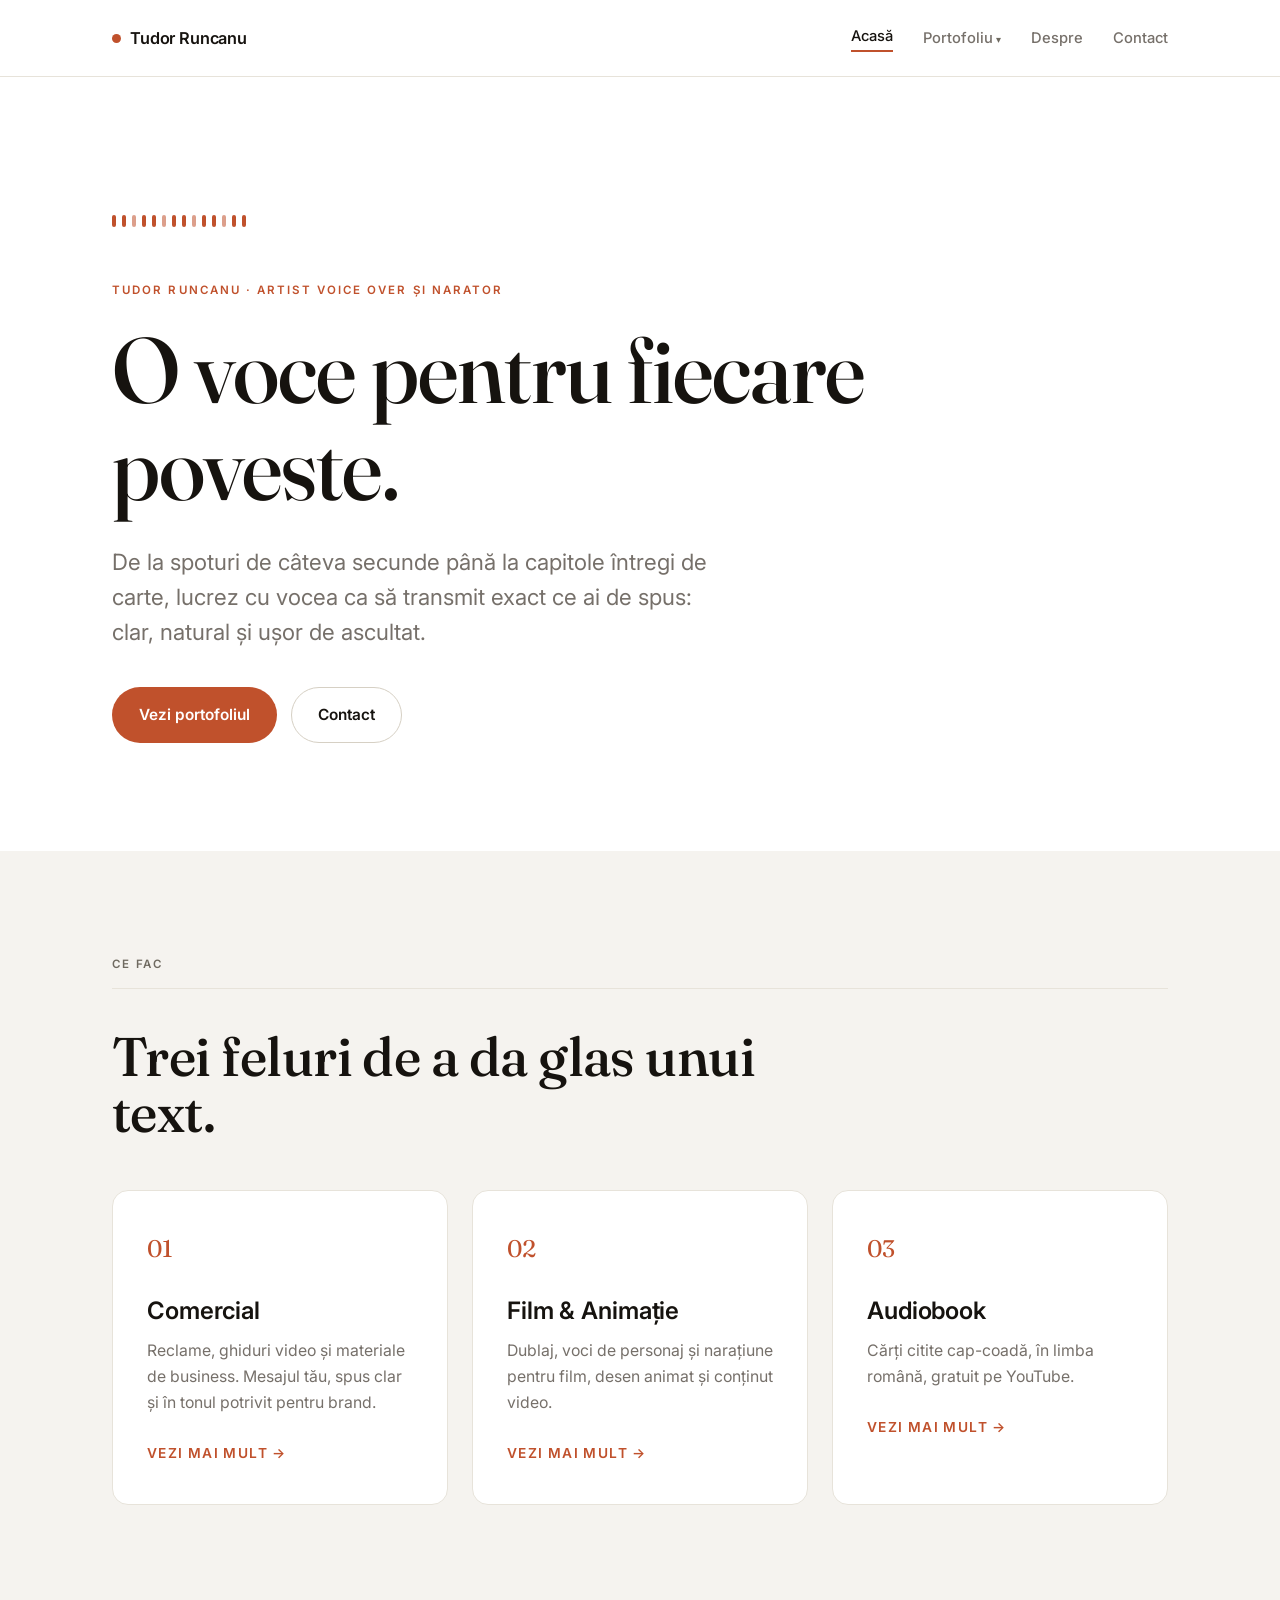
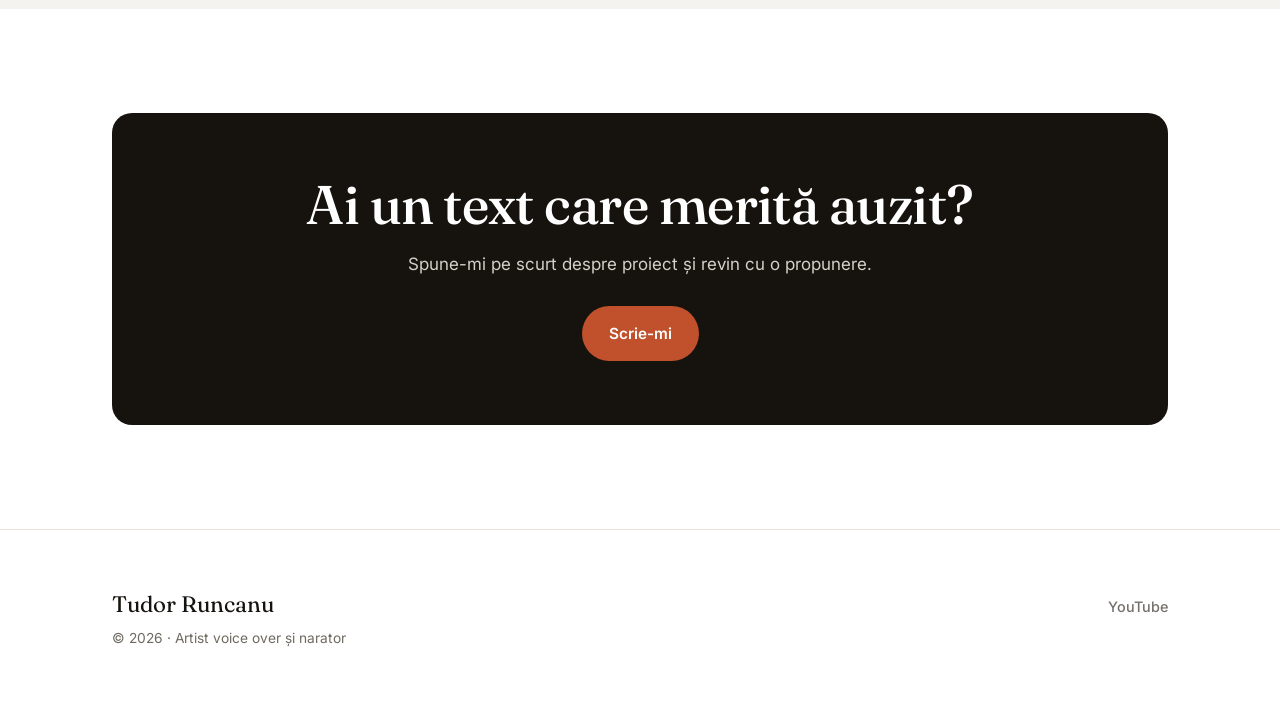
<file: index.html>
<!DOCTYPE html>
<html lang="ro">
<head>
  <meta charset="UTF-8">
  <meta name="viewport" content="width=device-width, initial-scale=1">
  <title>Tudor Runcanu — Artist voice over și narator</title>
  <meta name="description" content="Tudor Runcanu, artist voice over. Voce pentru reclame, film, animație și audiobook în limba română.">
  <link rel="icon" href="assets/favicon.svg" type="image/svg+xml">
  <link rel="preconnect" href="https://fonts.googleapis.com">
  <link rel="preconnect" href="https://fonts.gstatic.com" crossorigin>
  <link href="https://fonts.googleapis.com/css2?family=Fraunces:opsz,wght@9..144,400;9..144,500;9..144,600&family=Inter:wght@400;500;600&display=swap" rel="stylesheet">
  <link rel="stylesheet" href="assets/style.css">
</head>
<body>

  <nav class="nav">
    <div class="nav-inner">
      <a href="index.html" class="brand"><span class="dot"></span><span data-field="name">Tudor Runcanu</span></a>
      <button class="nav-toggle" aria-label="Meniu" aria-expanded="false">&#9776;</button>
      <ul class="nav-links">
        <li><a href="index.html" class="active">Acasă</a></li>
        <li class="has-sub">
          <a href="portofoliu.html">Portofoliu</a>
          <ul class="subnav">
            <li><a href="comercial.html">Comercial</a></li>
            <li><a href="film-animatie.html">Film &amp; Animație</a></li>
            <li><a href="audiobooks.html">Audiobook</a></li>
          </ul>
        </li>
        <li><a href="despre.html">Despre</a></li>
        <li><a href="contact.html">Contact</a></li>
      </ul>
    </div>
  </nav>

  <header class="hero">
    <div class="wrap">
      <div class="wave">
        <span></span><span></span><span></span><span></span><span></span>
        <span></span><span></span><span></span><span></span><span></span>
        <span></span><span></span><span></span><span></span>
      </div>
      <div class="eyebrow"><span data-field="name">Tudor Runcanu</span> &middot; <span data-field="role">Artist voice over și narator</span></div>
      <h1 data-field="tagline">O voce pentru fiecare poveste.</h1>
      <p class="lead" data-field="heroIntro">
        De la spoturi de câteva secunde până la capitole întregi de carte.
      </p>
      <div class="btn-row">
        <a href="portofoliu.html" class="btn btn-primary">Vezi portofoliul</a>
        <a href="contact.html" class="btn btn-ghost">Contact</a>
      </div>
    </div>
  </header>

  <section class="section section-surface">
    <div class="wrap">
      <div class="section-label">Ce fac</div>
      <h2 class="narrow">Trei feluri de a da glas unui text.</h2>
      <div class="grid grid-3 mt-l">
        <a href="comercial.html" class="area">
          <span class="idx">01</span>
          <h3>Comercial</h3>
          <p data-field="comercial.summary">Reclame, ghiduri video și materiale de business.</p>
          <span class="go">Vezi mai mult &rarr;</span>
        </a>
        <a href="film-animatie.html" class="area">
          <span class="idx">02</span>
          <h3>Film &amp; Animație</h3>
          <p data-field="film.summary">Dublaj, voci de personaj și narațiune.</p>
          <span class="go">Vezi mai mult &rarr;</span>
        </a>
        <a href="audiobooks.html" class="area">
          <span class="idx">03</span>
          <h3>Audiobook</h3>
          <p data-field="channelSummary">Cărți citite cap-coadă, în limba română.</p>
          <span class="go">Vezi mai mult &rarr;</span>
        </a>
      </div>
    </div>
  </section>

  <section class="section">
    <div class="wrap">
      <div class="callout">
        <h2>Ai un text care merită auzit?</h2>
        <p>Spune-mi pe scurt despre proiect și revin cu o propunere.</p>
        <a href="contact.html" class="btn btn-primary">Scrie-mi</a>
      </div>
    </div>
  </section>

  <footer class="footer">
    <div class="wrap footer-inner">
      <div>
        <div class="name" data-field="name">Tudor Runcanu</div>
        <div class="meta">&copy; <span data-year></span> &middot; <span data-field="role">Artist voice over</span></div>
      </div>
      <div class="social" id="social"></div>
    </div>
  </footer>

  <script src="content.js"></script>
  <script src="assets/site.js"></script>
</body>
</html>
</file>
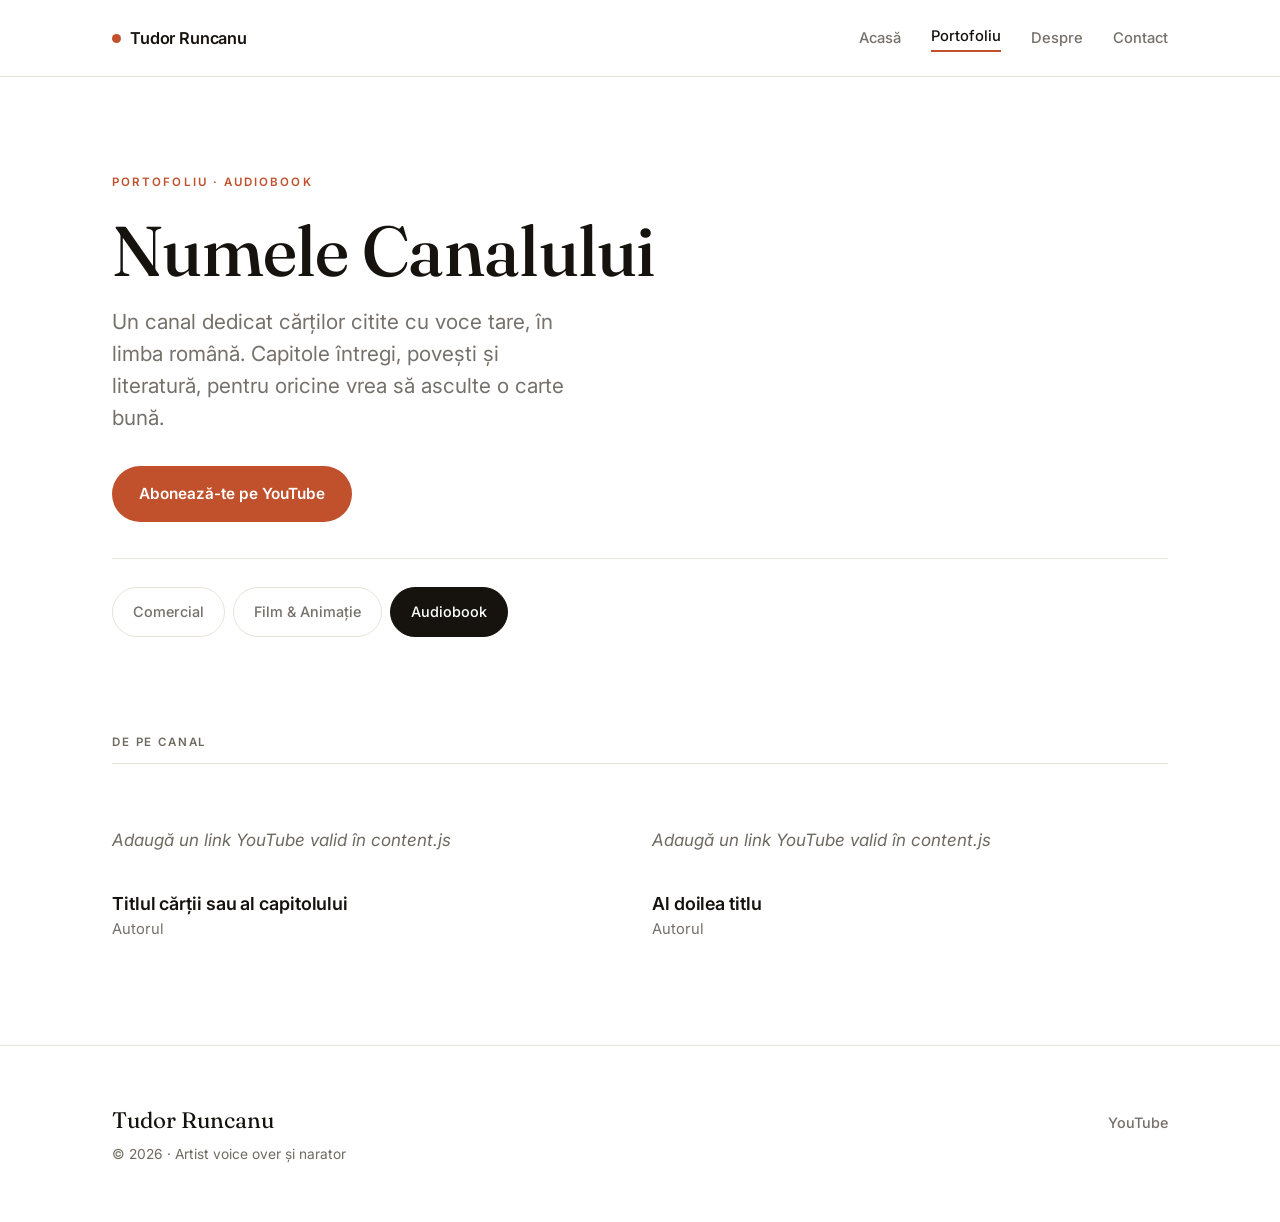
<file: audiobooks.html>
<!DOCTYPE html>
<html lang="ro">
<head>
  <meta charset="UTF-8">
  <meta name="viewport" content="width=device-width, initial-scale=1">
  <title>Audiobook — Tudor Runcanu</title>
  <meta name="description" content="Canal de audiobook în limba română: cărți și capitole citite cu voce tare pe YouTube.">
  <link rel="icon" href="assets/favicon.svg" type="image/svg+xml">
  <link rel="preconnect" href="https://fonts.googleapis.com">
  <link rel="preconnect" href="https://fonts.gstatic.com" crossorigin>
  <link href="https://fonts.googleapis.com/css2?family=Fraunces:opsz,wght@9..144,400;9..144,500;9..144,600&family=Inter:wght@400;500;600&display=swap" rel="stylesheet">
  <link rel="stylesheet" href="assets/style.css">
</head>
<body>

  <nav class="nav">
    <div class="nav-inner">
      <a href="index.html" class="brand"><span class="dot"></span><span data-field="name">Tudor Runcanu</span></a>
      <button class="nav-toggle" aria-label="Meniu" aria-expanded="false">&#9776;</button>
      <ul class="nav-links">
        <li><a href="index.html">Acasă</a></li>
        <li class="has-sub">
          <a href="portofoliu.html" class="active">Portofoliu</a>
          <ul class="subnav">
            <li><a href="comercial.html">Comercial</a></li>
            <li><a href="film-animatie.html">Film &amp; Animație</a></li>
            <li><a href="audiobooks.html" class="active">Audiobook</a></li>
          </ul>
        </li>
        <li><a href="despre.html">Despre</a></li>
        <li><a href="contact.html">Contact</a></li>
      </ul>
    </div>
  </nav>

  <header class="page-head">
    <div class="wrap">
      <div class="eyebrow">Portofoliu &middot; Audiobook</div>
      <h1 data-field="channelName">Canalul de audiobook</h1>
      <p class="lead" data-field="channelIntro">
        Un canal dedicat cărților citite cu voce tare, în limba română.
      </p>
      <div class="btn-row mt-m">
        <a class="btn btn-primary" data-href="youtube" target="_blank" rel="noopener">Abonează-te pe YouTube</a>
      </div>
      <nav class="tabs" aria-label="Secțiuni portofoliu">
        <a href="comercial.html">Comercial</a>
        <a href="film-animatie.html">Film &amp; Animație</a>
        <a href="audiobooks.html" class="active">Audiobook</a>
      </nav>
    </div>
  </header>

  <section class="section tight">
    <div class="wrap">
      <h2 class="section-label">De pe canal</h2>
      <div class="grid grid-2" id="audiobooks"></div>
    </div>
  </section>

  <footer class="footer">
    <div class="wrap footer-inner">
      <div>
        <div class="name" data-field="name">Tudor Runcanu</div>
        <div class="meta">&copy; <span data-year></span> &middot; <span data-field="role">Artist voice over</span></div>
      </div>
      <div class="social" id="social"></div>
    </div>
  </footer>

  <script src="content.js"></script>
  <script src="assets/site.js"></script>
</body>
</html>
</file>
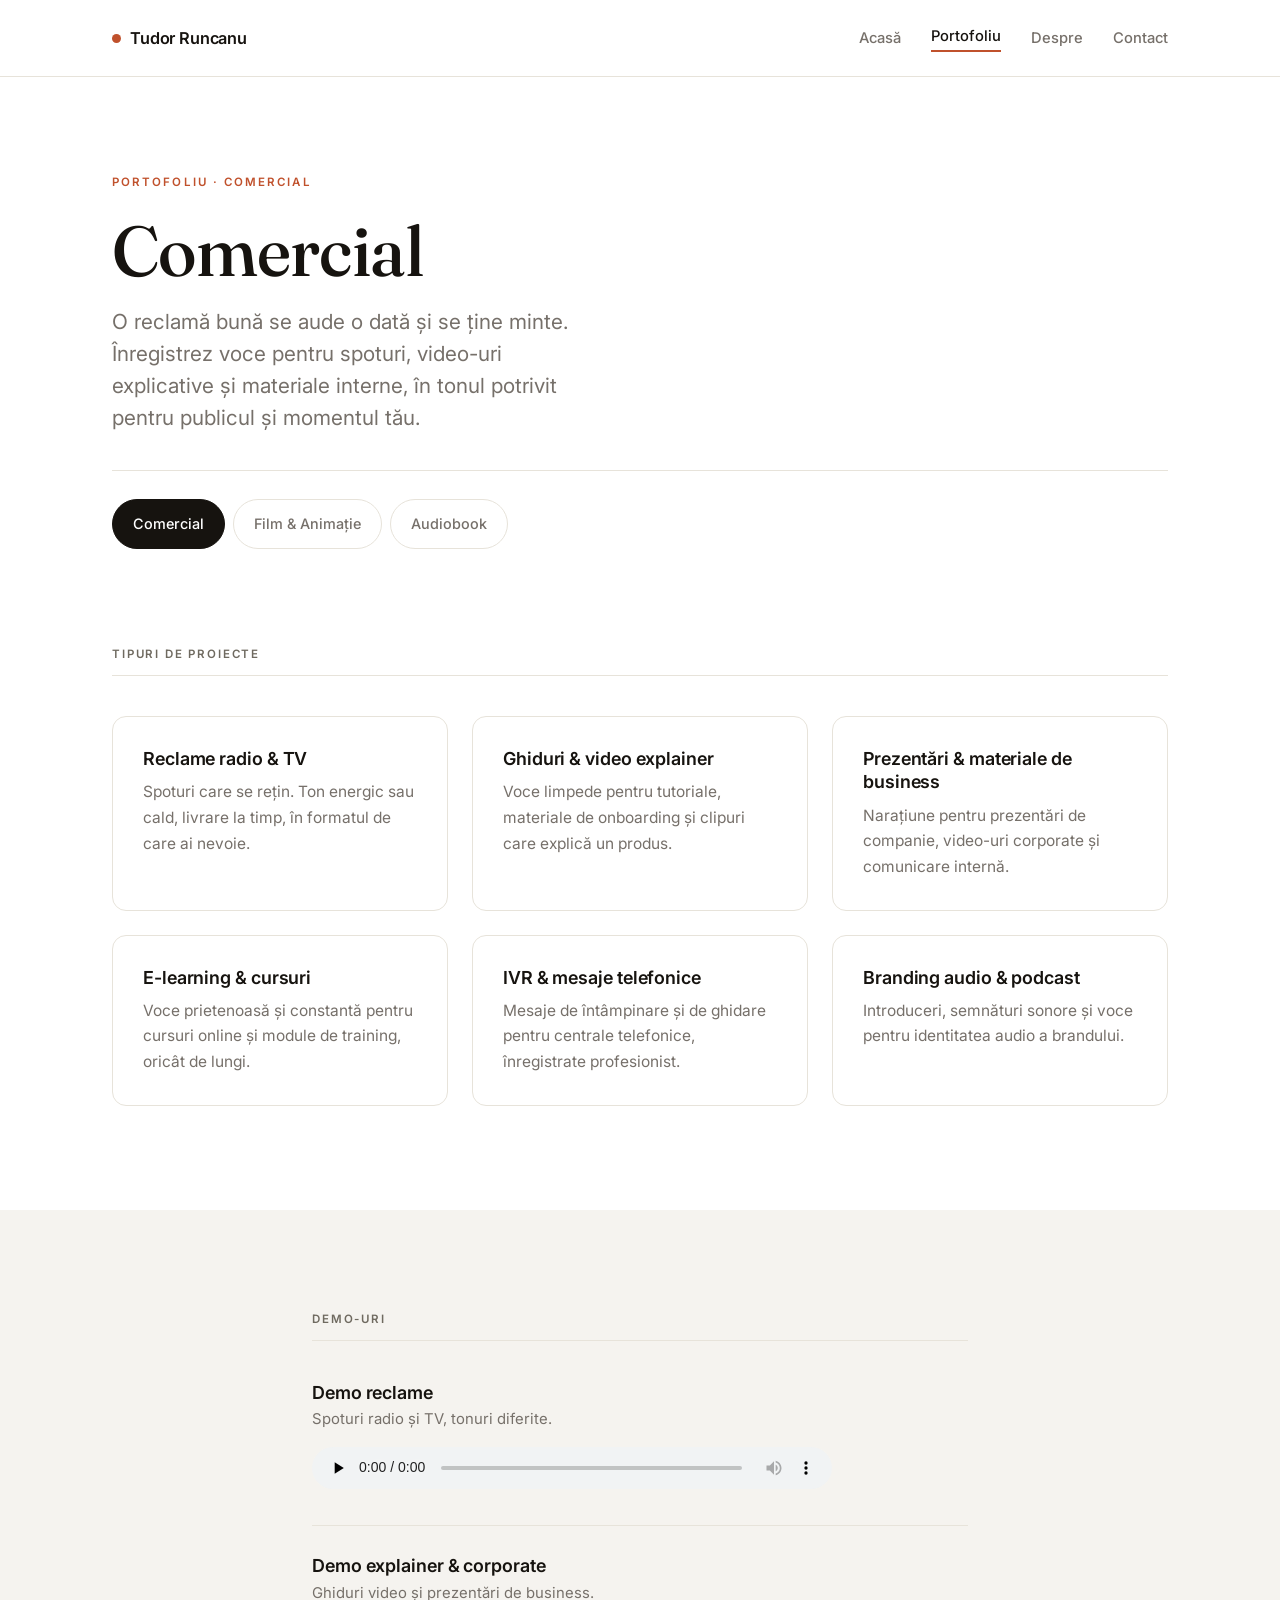
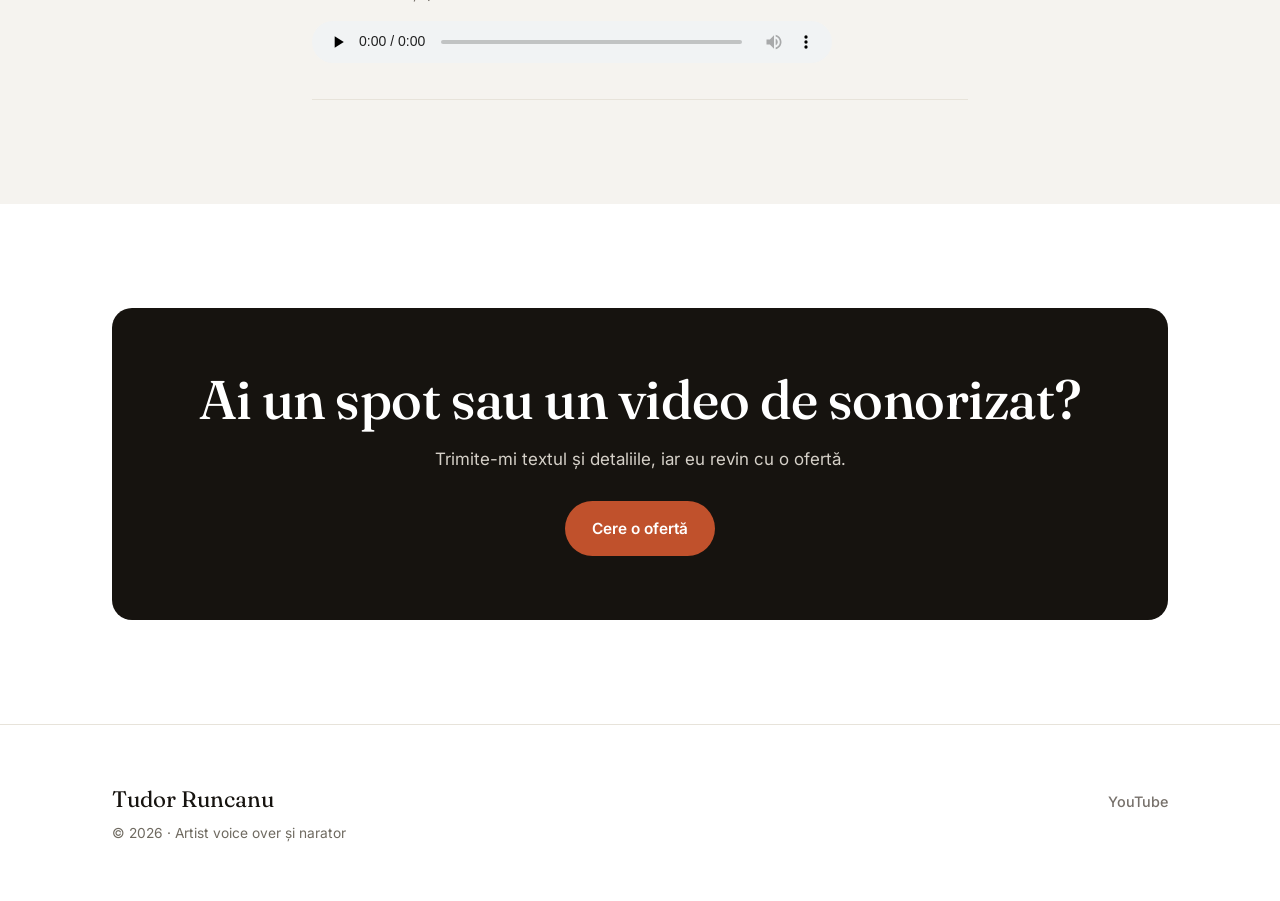
<file: comercial.html>
<!DOCTYPE html>
<html lang="ro">
<head>
  <meta charset="UTF-8">
  <meta name="viewport" content="width=device-width, initial-scale=1">
  <title>Comercial — Tudor Runcanu</title>
  <meta name="description" content="Voce pentru reclame radio și TV, ghiduri video, prezentări și materiale de business.">
  <link rel="icon" href="assets/favicon.svg" type="image/svg+xml">
  <link rel="preconnect" href="https://fonts.googleapis.com">
  <link rel="preconnect" href="https://fonts.gstatic.com" crossorigin>
  <link href="https://fonts.googleapis.com/css2?family=Fraunces:opsz,wght@9..144,400;9..144,500;9..144,600&family=Inter:wght@400;500;600&display=swap" rel="stylesheet">
  <link rel="stylesheet" href="assets/style.css">
</head>
<body>

  <nav class="nav">
    <div class="nav-inner">
      <a href="index.html" class="brand"><span class="dot"></span><span data-field="name">Tudor Runcanu</span></a>
      <button class="nav-toggle" aria-label="Meniu" aria-expanded="false">&#9776;</button>
      <ul class="nav-links">
        <li><a href="index.html">Acasă</a></li>
        <li class="has-sub">
          <a href="portofoliu.html" class="active">Portofoliu</a>
          <ul class="subnav">
            <li><a href="comercial.html" class="active">Comercial</a></li>
            <li><a href="film-animatie.html">Film &amp; Animație</a></li>
            <li><a href="audiobooks.html">Audiobook</a></li>
          </ul>
        </li>
        <li><a href="despre.html">Despre</a></li>
        <li><a href="contact.html">Contact</a></li>
      </ul>
    </div>
  </nav>

  <header class="page-head">
    <div class="wrap">
      <div class="eyebrow">Portofoliu &middot; Comercial</div>
      <h1>Comercial</h1>
      <p class="lead" data-field="comercial.intro">
        Voce pentru reclame, video-uri explicative și materiale interne.
      </p>
      <nav class="tabs" aria-label="Secțiuni portofoliu">
        <a href="comercial.html" class="active">Comercial</a>
        <a href="film-animatie.html">Film &amp; Animație</a>
        <a href="audiobooks.html">Audiobook</a>
      </nav>
    </div>
  </header>

  <section class="section tight">
    <div class="wrap">
      <h2 class="section-label">Tipuri de proiecte</h2>
      <div class="grid grid-3" data-services="comercial"></div>
    </div>
  </section>

  <section class="section section-surface">
    <div class="wrap narrow">
      <h2 class="section-label">Demo-uri</h2>
      <div data-demos="comercial"></div>
    </div>
  </section>

  <section class="section">
    <div class="wrap">
      <div class="callout">
        <h2>Ai un spot sau un video de sonorizat?</h2>
        <p>Trimite-mi textul și detaliile, iar eu revin cu o ofertă.</p>
        <a href="contact.html" class="btn btn-primary">Cere o ofertă</a>
      </div>
    </div>
  </section>

  <footer class="footer">
    <div class="wrap footer-inner">
      <div>
        <div class="name" data-field="name">Tudor Runcanu</div>
        <div class="meta">&copy; <span data-year></span> &middot; <span data-field="role">Artist voice over</span></div>
      </div>
      <div class="social" id="social"></div>
    </div>
  </footer>

  <script src="content.js"></script>
  <script src="assets/site.js"></script>
</body>
</html>
</file>
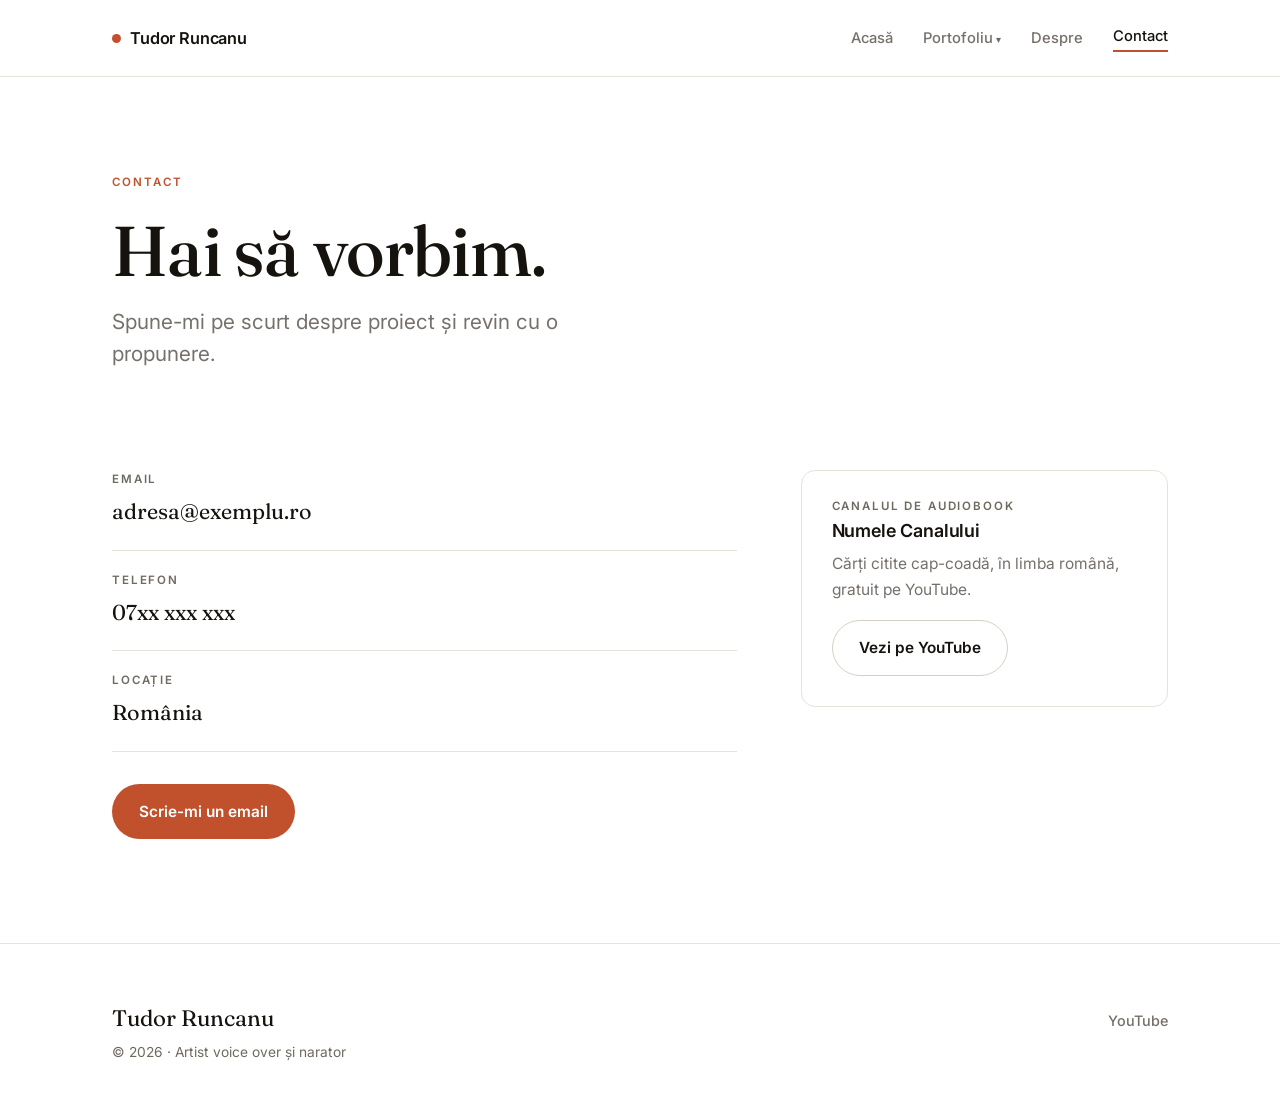
<file: contact.html>
<!DOCTYPE html>
<html lang="ro">
<head>
  <meta charset="UTF-8">
  <meta name="viewport" content="width=device-width, initial-scale=1">
  <title>Contact — Tudor Runcanu</title>
  <meta name="description" content="Contactează-l pe Tudor Runcanu pentru proiecte de voice over, dublaj și audiobook.">
  <link rel="icon" href="assets/favicon.svg" type="image/svg+xml">
  <link rel="preconnect" href="https://fonts.googleapis.com">
  <link rel="preconnect" href="https://fonts.gstatic.com" crossorigin>
  <link href="https://fonts.googleapis.com/css2?family=Fraunces:opsz,wght@9..144,400;9..144,500;9..144,600&family=Inter:wght@400;500;600&display=swap" rel="stylesheet">
  <link rel="stylesheet" href="assets/style.css">
</head>
<body>

  <nav class="nav">
    <div class="nav-inner">
      <a href="index.html" class="brand"><span class="dot"></span><span data-field="name">Tudor Runcanu</span></a>
      <button class="nav-toggle" aria-label="Meniu" aria-expanded="false">&#9776;</button>
      <ul class="nav-links">
        <li><a href="index.html">Acasă</a></li>
        <li class="has-sub">
          <a href="portofoliu.html">Portofoliu</a>
          <ul class="subnav">
            <li><a href="comercial.html">Comercial</a></li>
            <li><a href="film-animatie.html">Film &amp; Animație</a></li>
            <li><a href="audiobooks.html">Audiobook</a></li>
          </ul>
        </li>
        <li><a href="despre.html">Despre</a></li>
        <li><a href="contact.html" class="active">Contact</a></li>
      </ul>
    </div>
  </nav>

  <header class="page-head">
    <div class="wrap">
      <div class="eyebrow">Contact</div>
      <h1>Hai să vorbim.</h1>
      <p class="lead">Spune-mi pe scurt despre proiect și revin cu o propunere.</p>
    </div>
  </header>

  <section class="section tight">
    <div class="wrap">
      <div class="about-grid">
        <div>
          <ul class="contact-list">
            <li>
              <span class="label">Email</span>
              <span class="val"><a data-mailto>adresa@exemplu.ro</a></span>
            </li>
            <li>
              <span class="label">Telefon</span>
              <span class="val"><a data-tel>07xx xxx xxx</a></span>
            </li>
            <li>
              <span class="label">Locație</span>
              <span class="val" data-field="city">România</span>
            </li>
          </ul>
          <a class="btn btn-primary mt-m" data-mailto-btn>Scrie-mi un email</a>
        </div>
        <aside>
          <div class="card">
            <h2 class="aside-heading">Canalul de audiobook</h2>
            <h3 data-field="channelName">Cărți citite cu voce tare</h3>
            <p class="card-text" data-field="channelSummary">
              Cărți citite cap-coadă, în limba română.
            </p>
            <a class="btn btn-ghost" data-href="youtube" target="_blank" rel="noopener">Vezi pe YouTube</a>
          </div>
        </aside>
      </div>
    </div>
  </section>

  <footer class="footer">
    <div class="wrap footer-inner">
      <div>
        <div class="name" data-field="name">Tudor Runcanu</div>
        <div class="meta">&copy; <span data-year></span> &middot; <span data-field="role">Artist voice over</span></div>
      </div>
      <div class="social" id="social"></div>
    </div>
  </footer>

  <script src="content.js"></script>
  <script src="assets/site.js"></script>
</body>
</html>
</file>
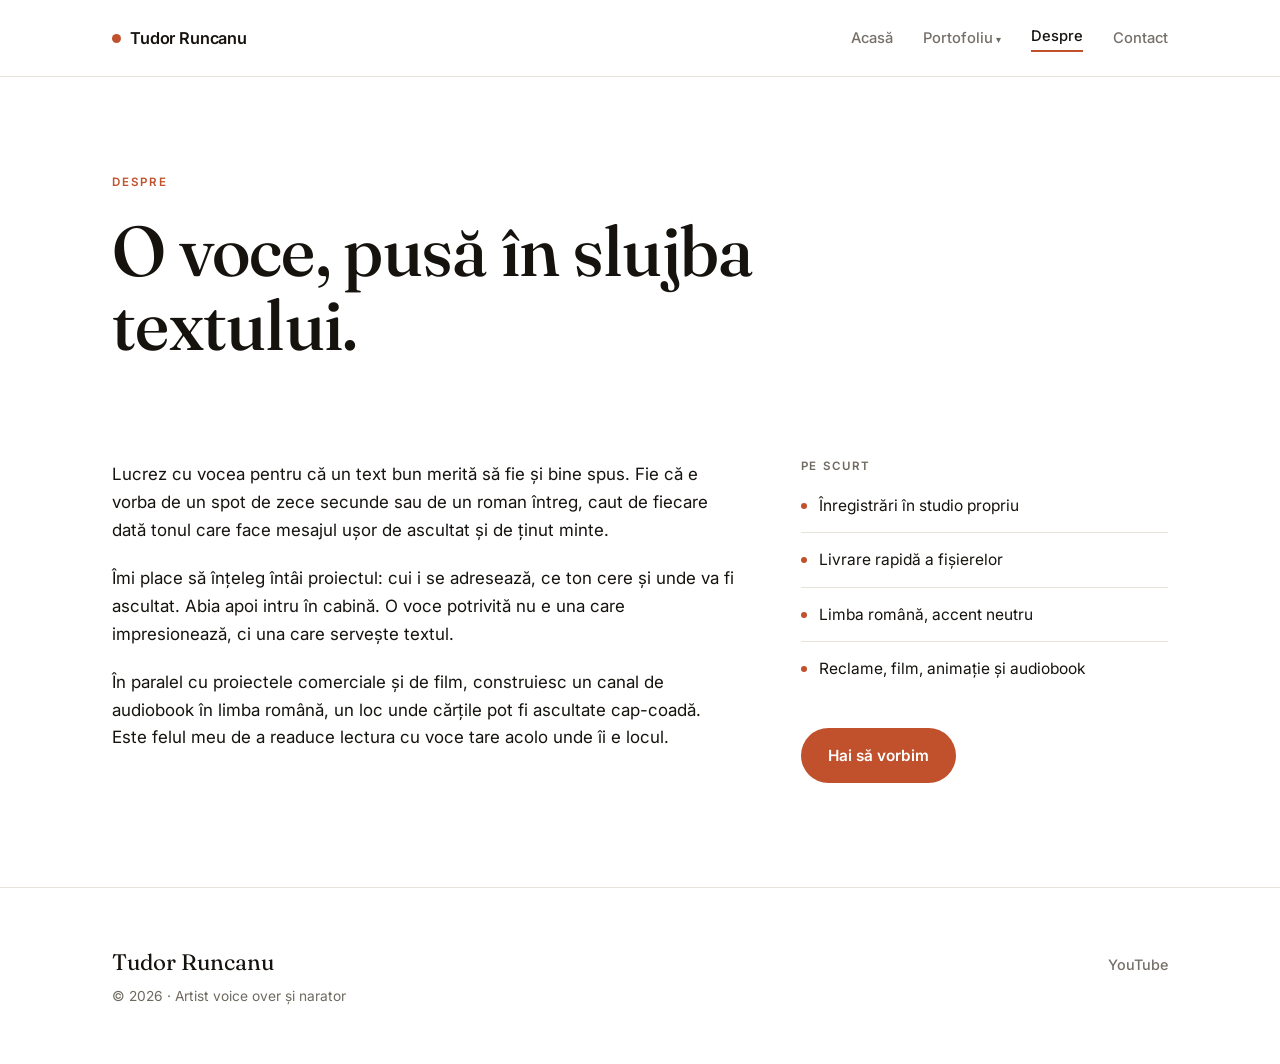
<file: despre.html>
<!DOCTYPE html>
<html lang="ro">
<head>
  <meta charset="UTF-8">
  <meta name="viewport" content="width=device-width, initial-scale=1">
  <title>Despre — Tudor Runcanu</title>
  <meta name="description" content="Despre Tudor Runcanu, artist voice over și narator de audiobook în limba română.">
  <link rel="icon" href="assets/favicon.svg" type="image/svg+xml">
  <link rel="preconnect" href="https://fonts.googleapis.com">
  <link rel="preconnect" href="https://fonts.gstatic.com" crossorigin>
  <link href="https://fonts.googleapis.com/css2?family=Fraunces:opsz,wght@9..144,400;9..144,500;9..144,600&family=Inter:wght@400;500;600&display=swap" rel="stylesheet">
  <link rel="stylesheet" href="assets/style.css">
</head>
<body>

  <nav class="nav">
    <div class="nav-inner">
      <a href="index.html" class="brand"><span class="dot"></span><span data-field="name">Tudor Runcanu</span></a>
      <button class="nav-toggle" aria-label="Meniu" aria-expanded="false">&#9776;</button>
      <ul class="nav-links">
        <li><a href="index.html">Acasă</a></li>
        <li class="has-sub">
          <a href="portofoliu.html">Portofoliu</a>
          <ul class="subnav">
            <li><a href="comercial.html">Comercial</a></li>
            <li><a href="film-animatie.html">Film &amp; Animație</a></li>
            <li><a href="audiobooks.html">Audiobook</a></li>
          </ul>
        </li>
        <li><a href="despre.html" class="active">Despre</a></li>
        <li><a href="contact.html">Contact</a></li>
      </ul>
    </div>
  </nav>

  <header class="page-head">
    <div class="wrap">
      <div class="eyebrow">Despre</div>
      <h1>O voce, pusă în slujba textului.</h1>
    </div>
  </header>

  <section class="section tight">
    <div class="wrap">
      <div class="about-grid">
        <div class="about-text" id="aboutText"></div>
        <aside>
          <figure class="portrait" id="portrait"><img alt="Tudor Runcanu"></figure>
          <h2 class="aside-heading">Pe scurt</h2>
          <ul class="facts" id="aboutFacts"></ul>
          <a href="contact.html" class="btn btn-primary mt-m">Hai să vorbim</a>
        </aside>
      </div>
    </div>
  </section>

  <footer class="footer">
    <div class="wrap footer-inner">
      <div>
        <div class="name" data-field="name">Tudor Runcanu</div>
        <div class="meta">&copy; <span data-year></span> &middot; <span data-field="role">Artist voice over</span></div>
      </div>
      <div class="social" id="social"></div>
    </div>
  </footer>

  <script src="content.js"></script>
  <script src="assets/site.js"></script>
</body>
</html>
</file>
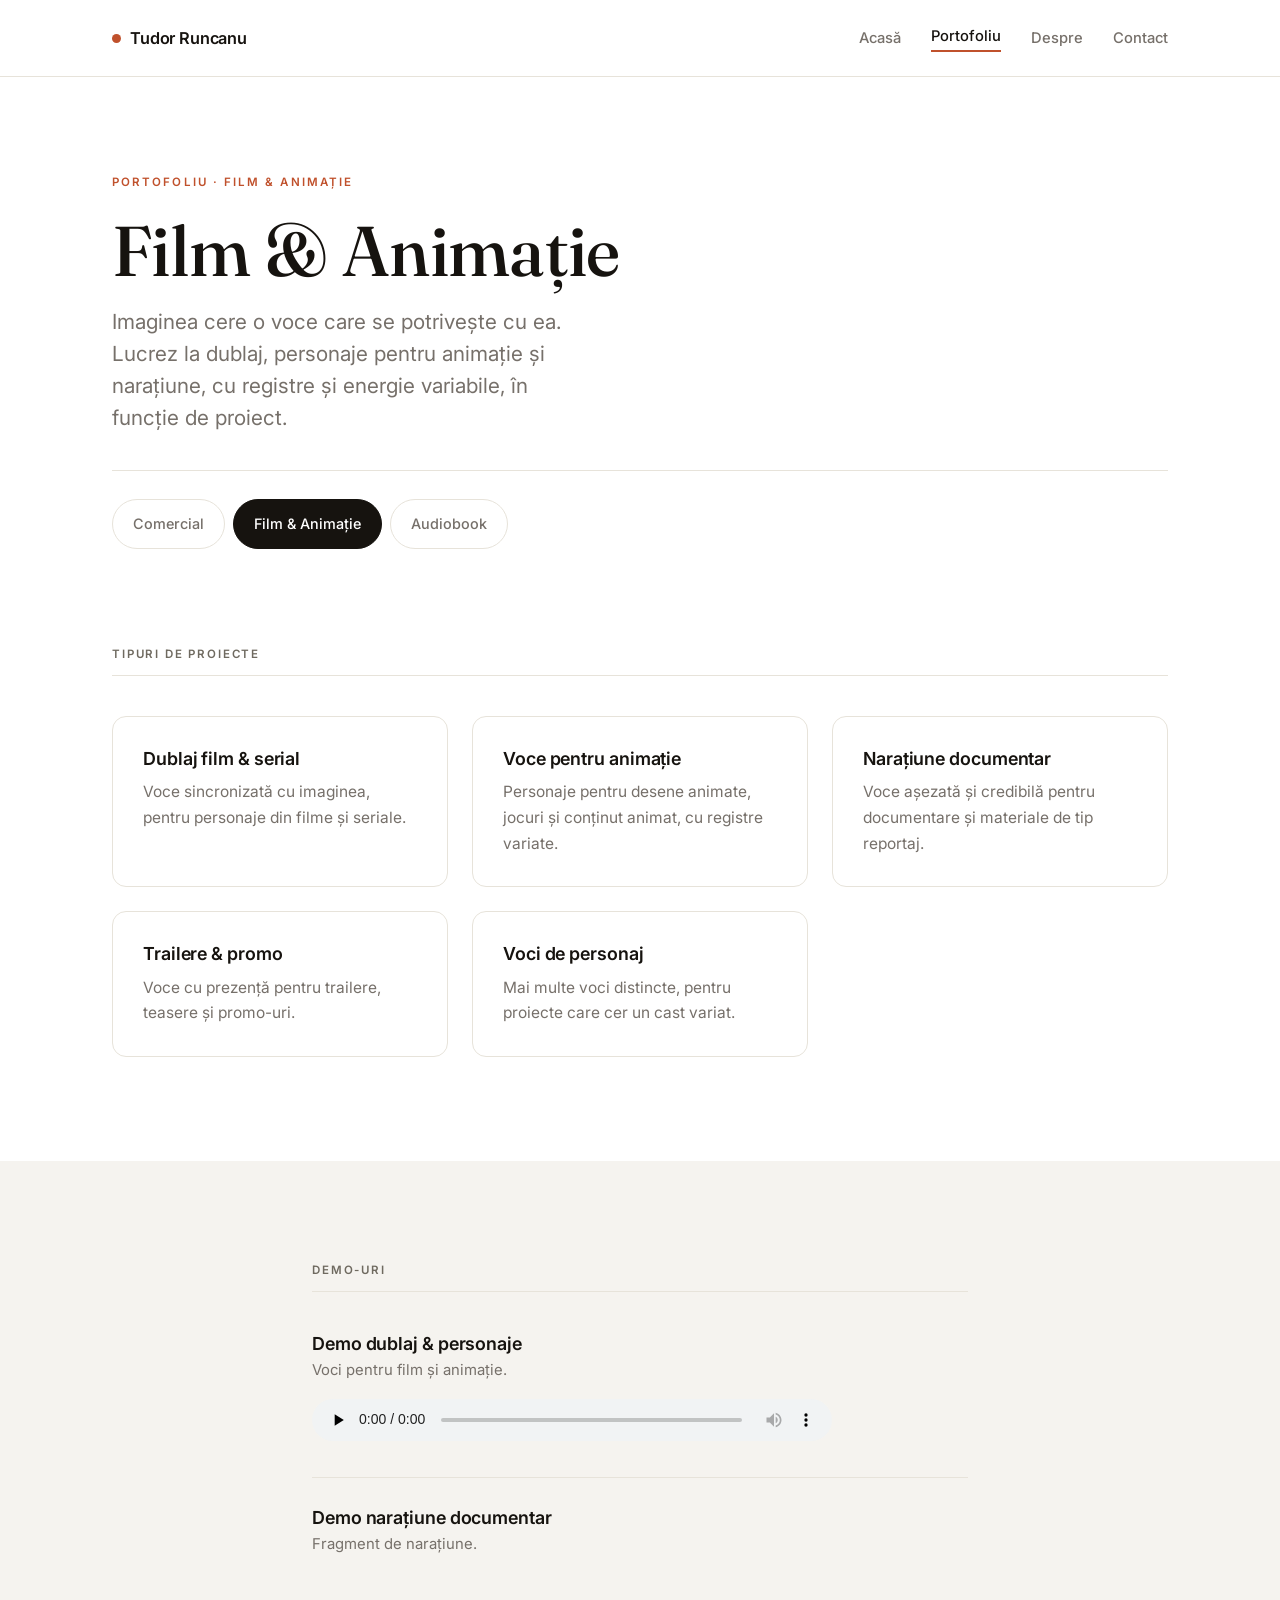
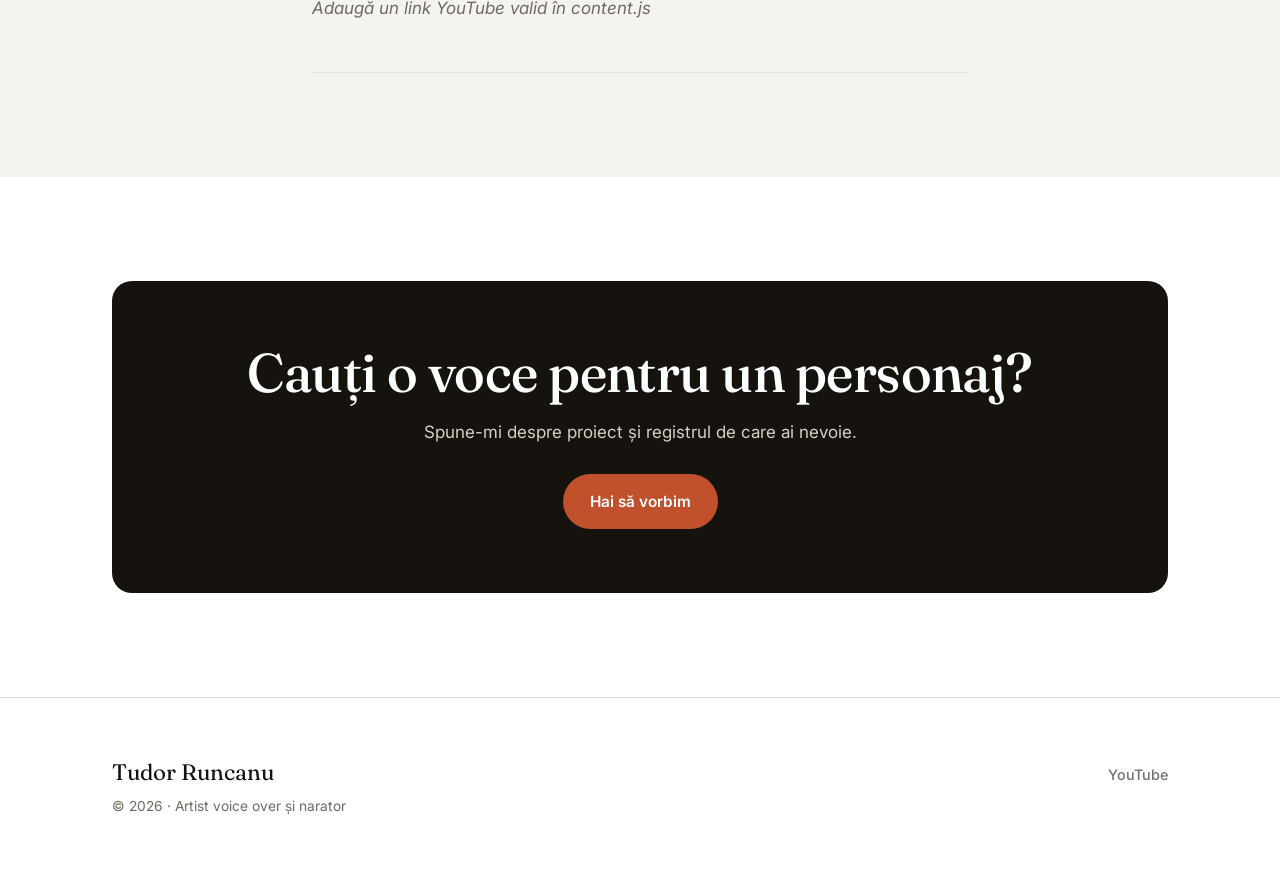
<file: film-animatie.html>
<!DOCTYPE html>
<html lang="ro">
<head>
  <meta charset="UTF-8">
  <meta name="viewport" content="width=device-width, initial-scale=1">
  <title>Film &amp; Animație — Tudor Runcanu</title>
  <meta name="description" content="Voce pentru film, animație și documentar: dublaj, voci de personaj, trailere și narațiune.">
  <link rel="icon" href="assets/favicon.svg" type="image/svg+xml">
  <link rel="preconnect" href="https://fonts.googleapis.com">
  <link rel="preconnect" href="https://fonts.gstatic.com" crossorigin>
  <link href="https://fonts.googleapis.com/css2?family=Fraunces:opsz,wght@9..144,400;9..144,500;9..144,600&family=Inter:wght@400;500;600&display=swap" rel="stylesheet">
  <link rel="stylesheet" href="assets/style.css">
</head>
<body>

  <nav class="nav">
    <div class="nav-inner">
      <a href="index.html" class="brand"><span class="dot"></span><span data-field="name">Tudor Runcanu</span></a>
      <button class="nav-toggle" aria-label="Meniu" aria-expanded="false">&#9776;</button>
      <ul class="nav-links">
        <li><a href="index.html">Acasă</a></li>
        <li class="has-sub">
          <a href="portofoliu.html" class="active">Portofoliu</a>
          <ul class="subnav">
            <li><a href="comercial.html">Comercial</a></li>
            <li><a href="film-animatie.html" class="active">Film &amp; Animație</a></li>
            <li><a href="audiobooks.html">Audiobook</a></li>
          </ul>
        </li>
        <li><a href="despre.html">Despre</a></li>
        <li><a href="contact.html">Contact</a></li>
      </ul>
    </div>
  </nav>

  <header class="page-head">
    <div class="wrap">
      <div class="eyebrow">Portofoliu &middot; Film &amp; Animație</div>
      <h1>Film &amp; Animație</h1>
      <p class="lead" data-field="film.intro">
        Dublaj, personaje pentru animație și narațiune pentru conținut video.
      </p>
      <nav class="tabs" aria-label="Secțiuni portofoliu">
        <a href="comercial.html">Comercial</a>
        <a href="film-animatie.html" class="active">Film &amp; Animație</a>
        <a href="audiobooks.html">Audiobook</a>
      </nav>
    </div>
  </header>

  <section class="section tight">
    <div class="wrap">
      <h2 class="section-label">Tipuri de proiecte</h2>
      <div class="grid grid-3" data-services="film"></div>
    </div>
  </section>

  <section class="section section-surface">
    <div class="wrap narrow">
      <h2 class="section-label">Demo-uri</h2>
      <div data-demos="film"></div>
    </div>
  </section>

  <section class="section">
    <div class="wrap">
      <div class="callout">
        <h2>Cauți o voce pentru un personaj?</h2>
        <p>Spune-mi despre proiect și registrul de care ai nevoie.</p>
        <a href="contact.html" class="btn btn-primary">Hai să vorbim</a>
      </div>
    </div>
  </section>

  <footer class="footer">
    <div class="wrap footer-inner">
      <div>
        <div class="name" data-field="name">Tudor Runcanu</div>
        <div class="meta">&copy; <span data-year></span> &middot; <span data-field="role">Artist voice over</span></div>
      </div>
      <div class="social" id="social"></div>
    </div>
  </footer>

  <script src="content.js"></script>
  <script src="assets/site.js"></script>
</body>
</html>
</file>
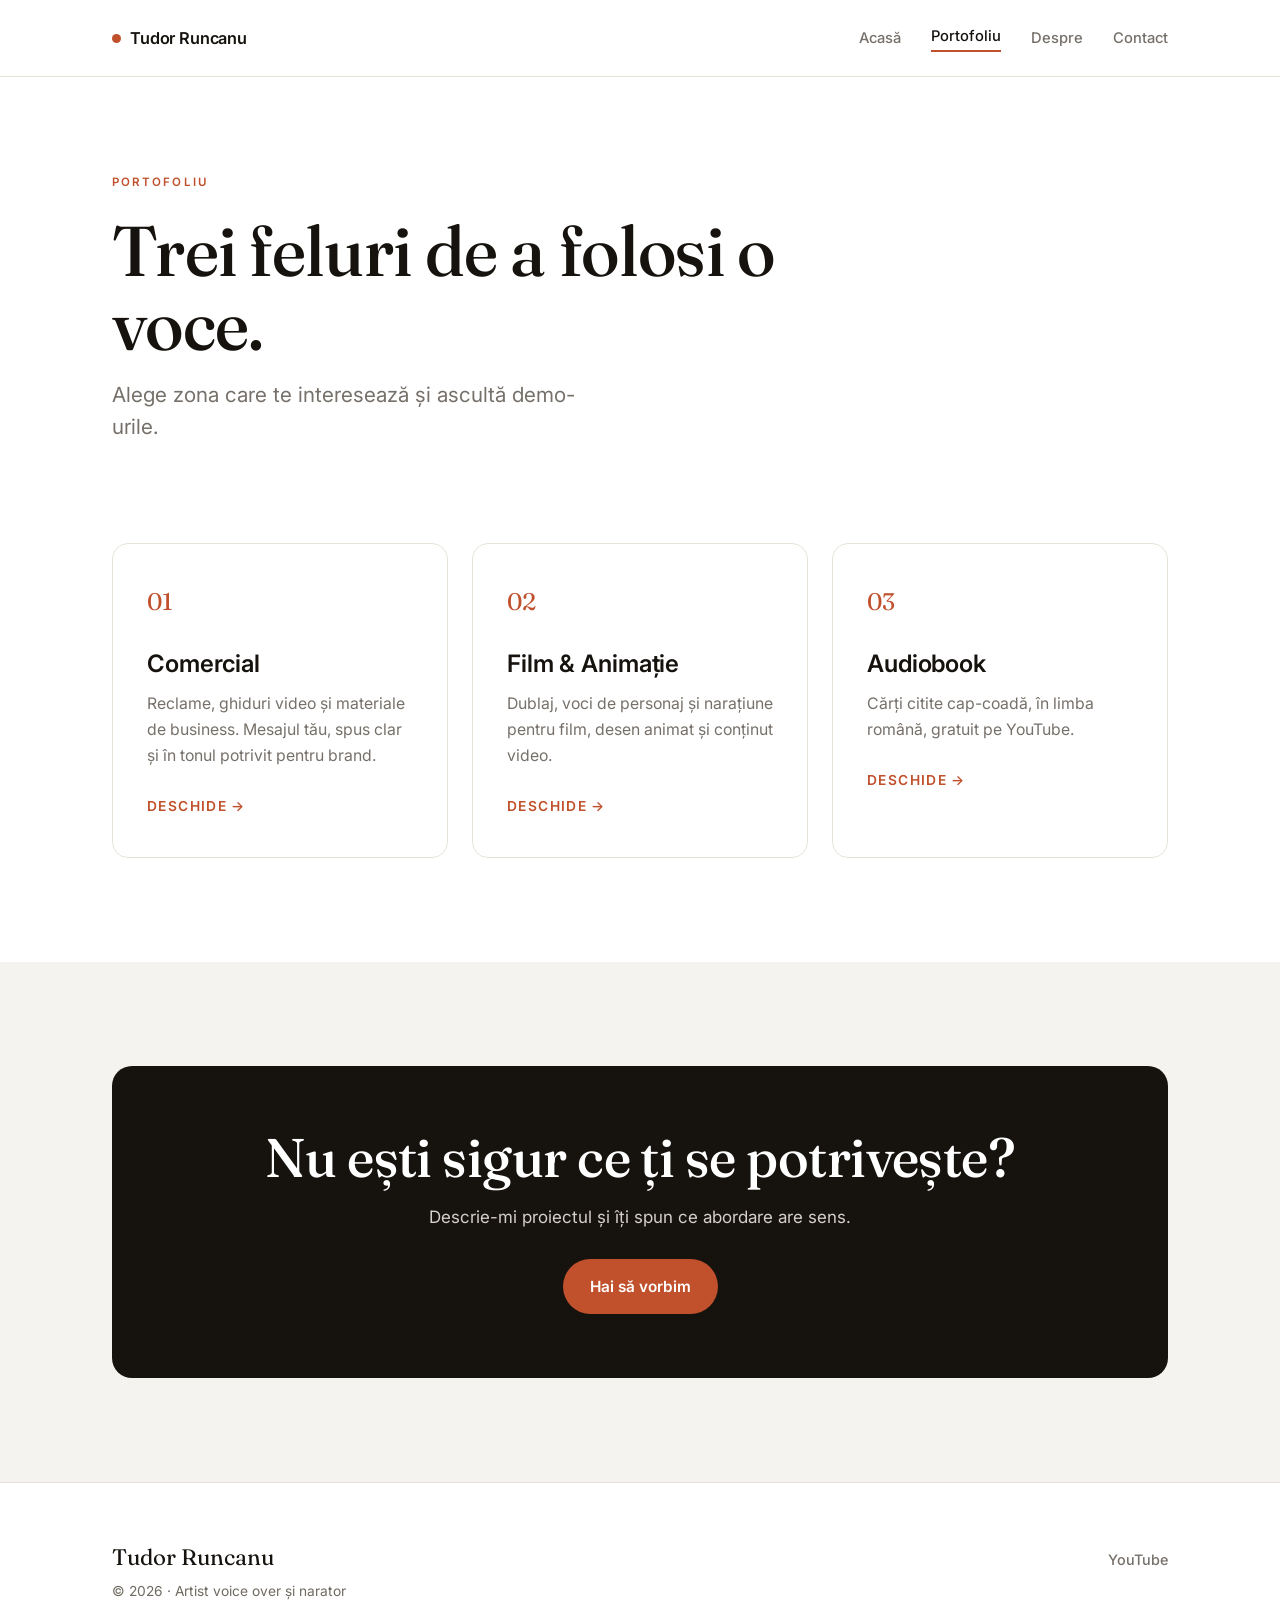
<file: portofoliu.html>
<!DOCTYPE html>
<html lang="ro">
<head>
  <meta charset="UTF-8">
  <meta name="viewport" content="width=device-width, initial-scale=1">
  <title>Portofoliu — Tudor Runcanu</title>
  <meta name="description" content="Portofoliu voice over: proiecte comerciale, film și animație, și canalul de audiobook.">
  <link rel="icon" href="assets/favicon.svg" type="image/svg+xml">
  <link rel="preconnect" href="https://fonts.googleapis.com">
  <link rel="preconnect" href="https://fonts.gstatic.com" crossorigin>
  <link href="https://fonts.googleapis.com/css2?family=Fraunces:opsz,wght@9..144,400;9..144,500;9..144,600&family=Inter:wght@400;500;600&display=swap" rel="stylesheet">
  <link rel="stylesheet" href="assets/style.css">
</head>
<body>

  <nav class="nav">
    <div class="nav-inner">
      <a href="index.html" class="brand"><span class="dot"></span><span data-field="name">Tudor Runcanu</span></a>
      <button class="nav-toggle" aria-label="Meniu" aria-expanded="false">&#9776;</button>
      <ul class="nav-links">
        <li><a href="index.html">Acasă</a></li>
        <li class="has-sub">
          <a href="portofoliu.html" class="active">Portofoliu</a>
          <ul class="subnav">
            <li><a href="comercial.html">Comercial</a></li>
            <li><a href="film-animatie.html">Film &amp; Animație</a></li>
            <li><a href="audiobooks.html">Audiobook</a></li>
          </ul>
        </li>
        <li><a href="despre.html">Despre</a></li>
        <li><a href="contact.html">Contact</a></li>
      </ul>
    </div>
  </nav>

  <header class="page-head">
    <div class="wrap">
      <div class="eyebrow">Portofoliu</div>
      <h1>Trei feluri de a folosi o voce.</h1>
      <p class="lead">Alege zona care te interesează și ascultă demo-urile.</p>
    </div>
  </header>

  <section class="section tight">
    <div class="wrap">
      <div class="grid grid-3">
        <a href="comercial.html" class="area">
          <span class="idx">01</span>
          <h3>Comercial</h3>
          <p data-field="comercial.summary">Reclame, ghiduri video și materiale de business.</p>
          <span class="go">Deschide &rarr;</span>
        </a>
        <a href="film-animatie.html" class="area">
          <span class="idx">02</span>
          <h3>Film &amp; Animație</h3>
          <p data-field="film.summary">Dublaj, voci de personaj și narațiune.</p>
          <span class="go">Deschide &rarr;</span>
        </a>
        <a href="audiobooks.html" class="area">
          <span class="idx">03</span>
          <h3>Audiobook</h3>
          <p data-field="channelSummary">Cărți citite cap-coadă, în limba română.</p>
          <span class="go">Deschide &rarr;</span>
        </a>
      </div>
    </div>
  </section>

  <section class="section section-surface">
    <div class="wrap">
      <div class="callout">
        <h2>Nu ești sigur ce ți se potrivește?</h2>
        <p>Descrie-mi proiectul și îți spun ce abordare are sens.</p>
        <a href="contact.html" class="btn btn-primary">Hai să vorbim</a>
      </div>
    </div>
  </section>

  <footer class="footer">
    <div class="wrap footer-inner">
      <div>
        <div class="name" data-field="name">Tudor Runcanu</div>
        <div class="meta">&copy; <span data-year></span> &middot; <span data-field="role">Artist voice over</span></div>
      </div>
      <div class="social" id="social"></div>
    </div>
  </footer>

  <script src="content.js"></script>
  <script src="assets/site.js"></script>
</body>
</html>
</file>
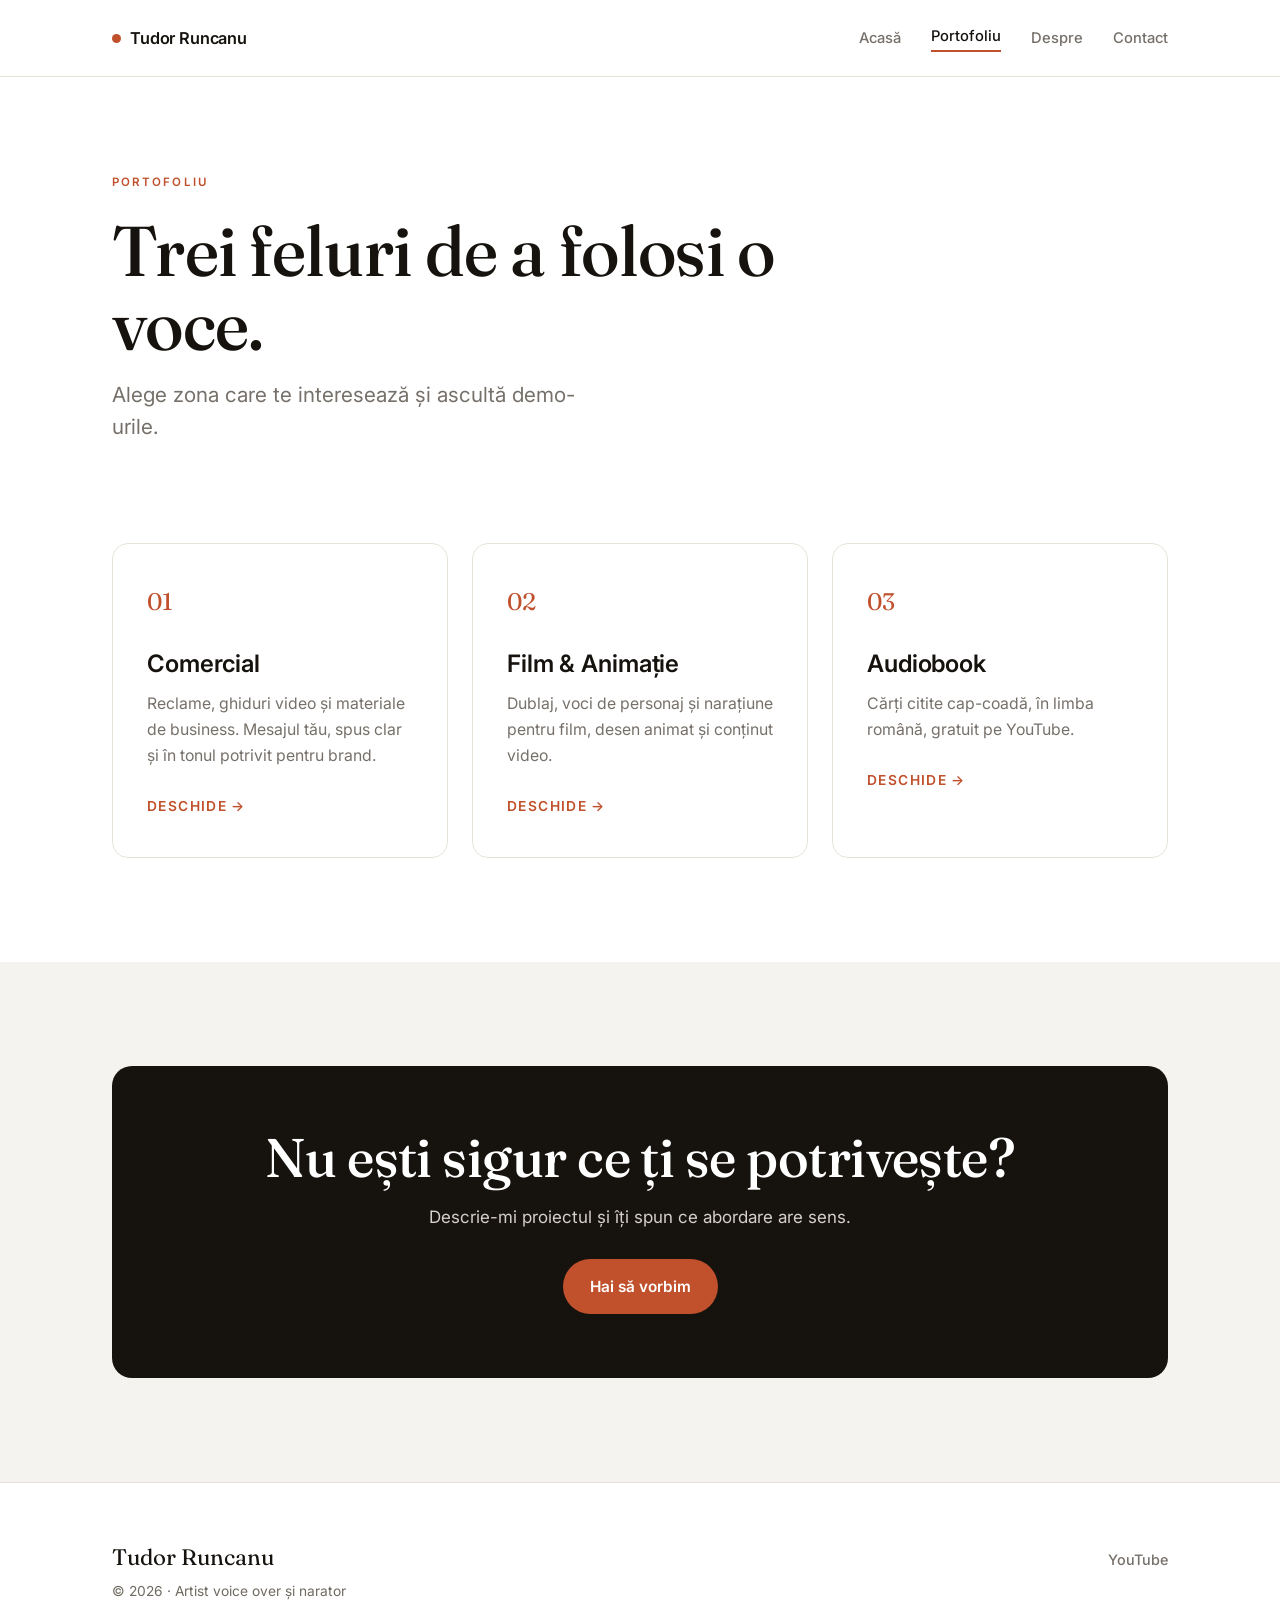
<file: voce.html>
<!DOCTYPE html>
<html lang="ro">
<head>
  <meta charset="UTF-8">
  <title>Portofoliu — Tudor Runcanu</title>
  <meta http-equiv="refresh" content="0; url=portofoliu.html">
  <link rel="canonical" href="portofoliu.html">
  <script>window.location.replace("portofoliu.html");</script>
</head>
<body>
  <p>Pagina s-a mutat. <a href="portofoliu.html">Mergi la portofoliu</a>.</p>
</body>
</html>
</file>
<file: assets/style.css>
/* ============================================================
   Tudor Runcanu  --  voice over & audiobook
   Design: light, minimal, modern. Type-driven, generous space.
   ============================================================ */

:root {
  --bg:        #ffffff;
  --surface:   #f5f3ef;
  --ink:       #16130f;
  --muted:     #76706a;
  --faint:     #6f6a60;
  --accent:    #c0512c;
  --accent-dk: #a3431f;
  --accent-sf: #f6e7df;
  --line:      #e7e3da;
  --line-dk:   #d6d0c4;
  --maxw:      1120px;
  --serif: "Fraunces", Georgia, "Times New Roman", serif;
  --sans: "Inter", -apple-system, BlinkMacSystemFont, "Segoe UI", sans-serif;
}

* { box-sizing: border-box; margin: 0; padding: 0; }
html { scroll-behavior: smooth; -webkit-text-size-adjust: 100%; }

body {
  background: var(--bg);
  color: var(--ink);
  font-family: var(--sans);
  font-size: 17px;
  line-height: 1.65;
  -webkit-font-smoothing: antialiased;
}

img { max-width: 100%; display: block; }
a { color: var(--accent); text-decoration: none; transition: color .15s ease; }
a:hover { color: var(--accent-dk); }

/* ---------- visible keyboard focus ---------- */
a:focus-visible,
button:focus-visible,
.btn:focus-visible,
.nav-links a:focus-visible,
.subnav a:focus-visible,
.tabs a:focus-visible,
audio:focus-visible {
  outline: 3px solid var(--accent);
  outline-offset: 3px;
  border-radius: 4px;
}

/* ---------- layout ---------- */
.wrap { max-width: var(--maxw); margin: 0 auto; padding: 0 32px; }
.section { padding: 104px 0; }
.section.tight { padding-top: 44px; }
.section-surface { background: var(--surface); }
.narrow { max-width: 720px; }

/* ---------- type ---------- */
h1, h2, h3 { font-weight: 400; line-height: 1.04; letter-spacing: -0.01em; }
h1, h2 { font-family: var(--serif); font-weight: 500; }
h1 { font-size: clamp(3rem, 7.5vw, 5.8rem); }
h2 { font-size: clamp(2.1rem, 4.6vw, 3.4rem); }
h3 {
  font-family: var(--sans); font-weight: 600; font-size: 1.12rem;
  letter-spacing: -0.005em; line-height: 1.3;
}

.eyebrow {
  font-family: var(--sans);
  text-transform: uppercase;
  letter-spacing: 0.18em;
  font-size: 0.72rem;
  font-weight: 600;
  color: var(--accent);
  margin-bottom: 22px;
}

.lead {
  font-size: 1.3rem; line-height: 1.55; color: var(--muted);
  max-width: 36ch; font-weight: 400;
}
.page-head .lead, .hero .lead { margin-top: 18px; }

p { max-width: 62ch; }

/* ---------- navigation ---------- */
.nav {
  position: sticky; top: 0; z-index: 50;
  background: rgba(255,255,255,0.90);
  backdrop-filter: blur(10px);
  border-bottom: 1px solid var(--line);
}
.nav-inner {
  max-width: var(--maxw); margin: 0 auto; padding: 18px 32px;
  display: flex; align-items: center; justify-content: space-between;
}
.brand {
  font-family: var(--sans); font-size: 1.02rem; font-weight: 600;
  letter-spacing: -0.01em; color: var(--ink);
  display: flex; align-items: center; gap: 9px;
}
.brand:hover { color: var(--ink); }
.brand .dot {
  width: 9px; height: 9px; border-radius: 50%;
  background: var(--accent); display: inline-block;
}
.nav-links { display: flex; gap: 30px; list-style: none; align-items: center; }
.nav-links > li { position: relative; }
.nav-links a {
  color: var(--muted); font-size: 0.92rem; font-weight: 500;
  display: inline-block; padding: 6px 0;
}
.nav-links a:hover { color: var(--ink); }
.nav-links a.active { color: var(--ink); }
.nav-links a.active::after {
  content: ""; display: block; height: 2px; background: var(--accent);
  margin-top: 2px;
}

/* dropdown */
.has-sub > a::after {
  content: " \25BE"; font-size: 0.7em; color: var(--faint);
}
.subnav {
  list-style: none; position: absolute; top: 100%; left: -14px;
  background: var(--bg); border: 1px solid var(--line);
  border-radius: 12px; padding: 8px; min-width: 196px;
  box-shadow: 0 14px 34px rgba(0,0,0,0.10);
  display: none;
}
.has-sub:hover .subnav,
.has-sub:focus-within .subnav { display: block; }
.subnav a {
  display: block; padding: 9px 12px; border-radius: 8px;
  color: var(--muted); font-size: 0.92rem;
}
.subnav a:hover, .subnav a.active { background: var(--surface); color: var(--ink); }
.subnav a.active::after { display: none; }

.nav-toggle {
  display: none; background: none; border: 0; cursor: pointer;
  color: var(--ink); font-size: 1.5rem; line-height: 1; padding: 4px;
}

/* ---------- hero ---------- */
.hero { padding: 124px 0 108px; }
.hero h1 { max-width: 14ch; margin-bottom: 30px; }
.hero .lead { font-size: 1.4rem; max-width: 44ch; margin-bottom: 38px; }

/* sound-wave motif */
.wave { display: flex; align-items: center; gap: 6px; height: 40px; margin-bottom: 40px; }
.wave span {
  width: 4px; background: var(--accent); border-radius: 4px; height: 12px;
  animation: pulse 1.5s ease-in-out infinite;
}
.wave span:nth-child(odd)  { animation-duration: 1.9s; }
.wave span:nth-child(3n)   { animation-duration: 1.2s; opacity: .55; }
.wave span:nth-child(4n)   { animation-duration: 2.2s; }
@keyframes pulse {
  0%, 100% { height: 8px; }
  50%      { height: 38px; }
}
@media (prefers-reduced-motion: reduce) {
  .wave span { animation: none; height: 22px; }
}

/* ---------- buttons ---------- */
.btn {
  display: inline-flex; align-items: center; gap: 8px;
  font-family: var(--sans); font-weight: 600; font-size: 0.96rem;
  padding: 14px 26px; border-radius: 100px; cursor: pointer;
  border: 1px solid transparent; transition: all .16s ease;
}
.btn-primary { background: var(--accent); color: #fff; }
.btn-primary:hover { background: var(--accent-dk); color: #fff; }
.btn-ghost { background: transparent; color: var(--ink); border-color: var(--line-dk); }
.btn-ghost:hover { border-color: var(--ink); color: var(--ink); }
.btn-row { display: flex; gap: 14px; flex-wrap: wrap; }

/* ---------- page header (interior pages) ---------- */
.page-head { padding: 96px 0 56px; }
.page-head h1 { font-size: clamp(2.6rem, 6vw, 4.4rem); max-width: 16ch; }

/* ---------- portfolio tab bar ---------- */
.tabs {
  display: flex; gap: 8px; flex-wrap: wrap;
  border-top: 1px solid var(--line); padding-top: 28px; margin-top: 36px;
}
.tabs a {
  font-size: 0.9rem; font-weight: 500; color: var(--muted);
  padding: 12px 20px; border-radius: 100px; border: 1px solid var(--line);
}
.tabs a:hover { color: var(--ink); border-color: var(--line-dk); }
.tabs a.active {
  background: var(--ink); color: #fff; border-color: var(--ink);
}

/* ---------- grids ---------- */
.grid { display: grid; gap: 24px; }
.grid-2 { grid-template-columns: repeat(2, 1fr); }
.grid-3 { grid-template-columns: repeat(3, 1fr); }

/* ---------- section heading (small label) ---------- */
.section-label {
  font-family: var(--sans); font-size: 0.72rem; font-weight: 600;
  text-transform: uppercase; letter-spacing: 0.16em; color: var(--faint);
  margin-bottom: 40px; padding-bottom: 14px; border-bottom: 1px solid var(--line);
}

/* ---------- service cards ---------- */
.card {
  background: var(--bg); border: 1px solid var(--line);
  border-radius: 14px; padding: 30px;
  transition: border-color .16s ease, transform .16s ease;
}
.card:hover { border-color: var(--line-dk); transform: translateY(-3px); }
.card h3 { margin-bottom: 9px; }
.card p { color: var(--muted); font-size: 0.97rem; }
.card .card-text { color: var(--muted); font-size: 0.97rem; margin: 8px 0 18px; }

/* ---------- area cards (portfolio overview) ---------- */
.area {
  display: block; background: var(--bg); border: 1px solid var(--line);
  border-radius: 16px; padding: 38px 34px;
  transition: border-color .16s ease, transform .16s ease;
}
.area:hover { border-color: var(--ink); transform: translateY(-4px); }
.area .idx {
  font-family: var(--serif); font-size: 1.5rem; color: var(--accent);
  display: block; margin-bottom: 26px;
}
.area h3 { font-size: 1.5rem; margin-bottom: 12px; color: var(--ink); }
.area p { color: var(--muted); font-size: 0.99rem; margin-bottom: 22px; }
.area .go {
  font-size: 0.86rem; font-weight: 600; text-transform: uppercase;
  letter-spacing: 0.1em; color: var(--accent);
}
.area:hover .go { color: var(--accent-dk); }

/* ---------- demos ---------- */
.demo { border-bottom: 1px solid var(--line); padding: 28px 0; }
.demo:first-child { padding-top: 0; }
.demo h3 { margin-bottom: 3px; }
.demo .note { color: var(--muted); font-size: 0.93rem; margin-bottom: 16px; }
.demo audio { width: 100%; max-width: 520px; height: 42px; }

/* ---------- video embeds ---------- */
.video {
  position: relative; width: 100%; padding-top: 56.25%;
  border-radius: 14px; overflow: hidden; background: #111;
  border: 1px solid var(--line);
}
.video iframe { position: absolute; inset: 0; width: 100%; height: 100%; border: 0; }
.video-card h3 { margin: 16px 0 2px; }
.video-card .author { color: var(--muted); font-size: 0.92rem; }

/* ---------- about ---------- */
.about-grid { display: grid; grid-template-columns: 1.7fr 1fr; gap: 64px; }
.about-text p { margin-bottom: 20px; font-size: 1.06rem; }
.about-text p:last-child { margin-bottom: 0; }

.portrait { margin-bottom: 28px; }
.portrait img {
  width: 100%; border-radius: 16px; border: 1px solid var(--line);
  aspect-ratio: 4 / 5; object-fit: cover;
}

.facts { list-style: none; }
.facts li {
  padding: 14px 0; border-bottom: 1px solid var(--line);
  color: var(--ink); font-size: 0.97rem;
  display: flex; gap: 12px; align-items: baseline;
}
.facts li:last-child { border-bottom: 0; }
.facts li::before {
  content: ""; width: 6px; height: 6px; border-radius: 50%;
  background: var(--accent); flex: none; transform: translateY(-2px);
}
.aside-heading {
  font-family: var(--sans); font-weight: 600; font-size: 0.72rem;
  text-transform: uppercase; letter-spacing: 0.16em; color: var(--faint);
  margin-bottom: 6px;
}

/* ---------- contact ---------- */
.contact-list { list-style: none; }
.contact-list li { padding: 20px 0; border-bottom: 1px solid var(--line); }
.contact-list li:first-child { padding-top: 0; }
.contact-list .label {
  display: block; font-size: 0.72rem; text-transform: uppercase;
  letter-spacing: 0.16em; color: var(--faint); font-weight: 600; margin-bottom: 5px;
}
.contact-list .val { font-size: 1.35rem; font-family: var(--serif); }
.contact-list .val a { color: var(--ink); }
.contact-list .val a:hover { color: var(--accent); }

/* ---------- callout strip ---------- */
.callout {
  background: var(--ink); color: #fff; border-radius: 20px;
  padding: 64px 56px; text-align: center;
}
.callout h2 { color: #fff; margin-bottom: 16px; }
.callout p { color: #d5d0c8; margin: 0 auto 28px; }
.callout .btn-ghost { color: #fff; border-color: rgba(255,255,255,0.34); }
.callout .btn-ghost:hover { border-color: #fff; color: #fff; }

/* ---------- footer ---------- */
.footer { border-top: 1px solid var(--line); padding: 56px 0; }
.footer-inner {
  display: flex; justify-content: space-between; flex-wrap: wrap; gap: 20px;
  align-items: baseline;
}
.footer .name { font-family: var(--serif); font-size: 1.4rem; }
.footer .meta { color: var(--faint); font-size: 0.86rem; margin-top: 4px; }
.social { display: flex; gap: 22px; }
.social a { color: var(--muted); font-size: 0.9rem; font-weight: 500; }
.social a:hover { color: var(--accent); }

/* ---------- helpers ---------- */
.center { text-align: center; }
.mt-m { margin-top: 32px; }
.mt-l { margin-top: 48px; }
.empty { color: var(--faint); font-style: italic; padding: 22px 0; }
.is-hidden { display: none !important; }

/* ---------- responsive ---------- */
@media (max-width: 860px) {
  .grid-2, .grid-3, .about-grid { grid-template-columns: 1fr; }
  .about-grid { gap: 40px; }
  .section { padding: 68px 0; }
  .section.tight { padding-top: 40px; }
  .hero { padding: 76px 0 64px; }
  .wrap { padding: 0 22px; }
  .nav-inner { padding: 14px 22px; }
  .callout { padding: 48px 26px; }
  .nav-toggle { display: block; }
  .nav-links {
    display: none; position: absolute; top: 100%; left: 0; right: 0;
    flex-direction: column; gap: 0; align-items: flex-start;
    background: var(--bg); border-bottom: 1px solid var(--line);
    padding: 8px 22px 20px;
  }
  .nav-links.open { display: flex; }
  .nav-links > li { width: 100%; }
  .nav-links a { padding: 13px 0; width: 100%; font-size: 1rem; }
  .nav-links a.active::after { display: none; }
  .has-sub > a::after { display: none; }
  .subnav {
    position: static; display: block; border: 0; box-shadow: none;
    padding: 0 0 6px 16px; min-width: 0;
  }
  .subnav a { padding: 10px 0; font-size: 0.95rem; }
}
</file>
